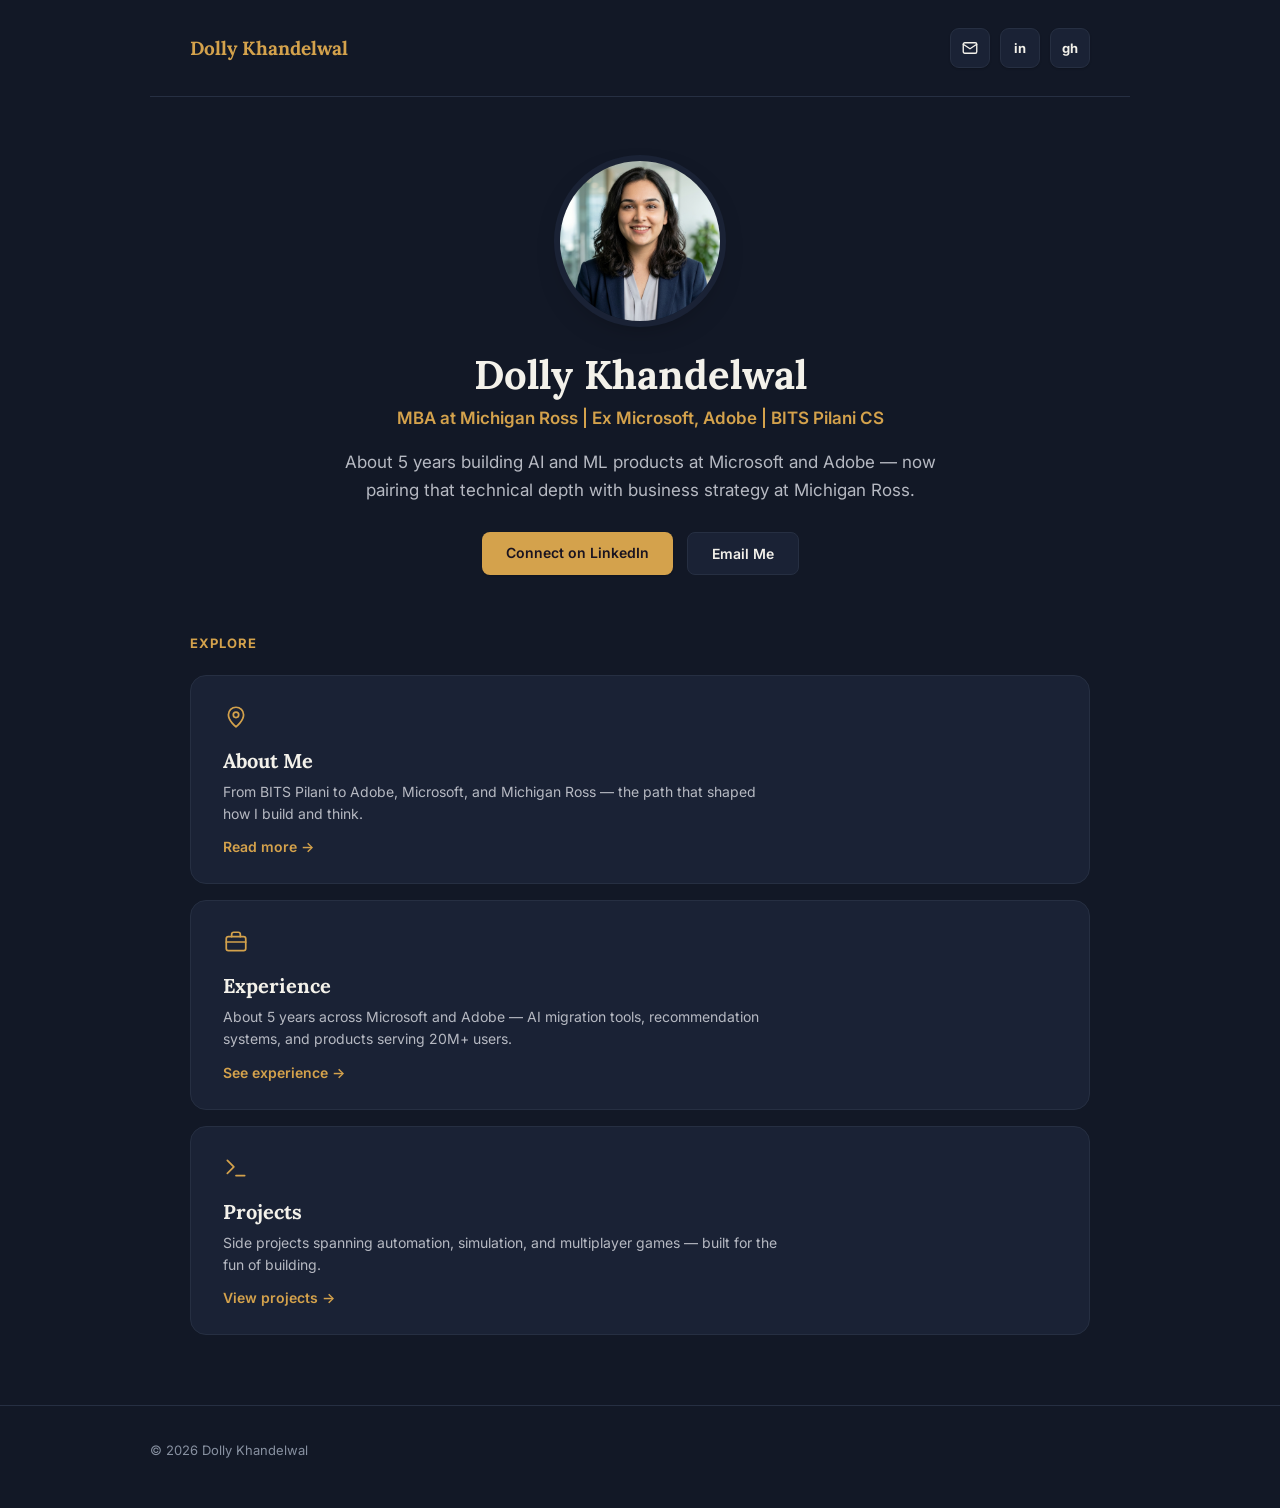
<file: index.html>
<!doctype html>
<html lang="en">
<head>
  <meta charset="utf-8">
  <meta name="viewport" content="width=device-width, initial-scale=1">
  <title>Dolly Khandelwal</title>
  <meta name="description" content="Dolly Khandelwal — Software Engineer, MBA Candidate at Michigan Ross.">
  <link rel="preconnect" href="https://fonts.googleapis.com">
  <link rel="preconnect" href="https://fonts.gstatic.com" crossorigin>
  <link href="https://fonts.googleapis.com/css2?family=Inter:wght@400;500;600;700;800&family=Lora:wght@600;700&display=swap" rel="stylesheet">
  <link rel="stylesheet" href="styles.css">
</head>
<body>

  <nav>
    <a href="index.html" class="wordmark">Dolly Khandelwal</a>
    <div class="nav-icons">
      <a href="mailto:dollykh@umich.edu" class="icon-badge" title="Email"><svg viewBox="0 0 24 24" fill="none" stroke="currentColor" stroke-width="1.8" stroke-linecap="round" stroke-linejoin="round"><rect x="3" y="5" width="18" height="14" rx="2"/><path d="M3 7l9 6 9-6"/></svg></a>
      <a href="https://linkedin.com/in/dolly-khandelwal" class="icon-badge" title="LinkedIn">in</a>
      <a href="https://github.com/amoeba11" class="icon-badge" title="GitHub">gh</a>
    </div>
  </nav>

  <main>
    <section class="hero home-hero">
      <img src="photo.png" alt="Dolly Khandelwal" class="home-headshot">
      <h1>Dolly Khandelwal</h1>
      <p class="tagline">MBA at Michigan Ross | Ex Microsoft, Adobe | BITS Pilani CS</p>
      <p class="summary">
        About 5 years building AI and ML products at Microsoft and Adobe — now pairing that technical depth with business strategy at Michigan Ross.
      </p>
      <div class="cta-row">
        <a href="https://linkedin.com/in/dolly-khandelwal" class="btn btn-primary">Connect on LinkedIn</a>
        <a href="mailto:dollykh@umich.edu" class="btn btn-secondary">Email Me</a>
      </div>
    </section>

    <section class="explore">
      <div class="section-label">Explore</div>
      <div class="explore-cards">
        <a href="about.html" class="explore-card">
          <div class="explore-icon">
            <svg viewBox="0 0 24 24" fill="none" stroke="currentColor" stroke-width="1.6" stroke-linecap="round" stroke-linejoin="round"><path d="M12 21s-7-5.2-7-11a7 7 0 0 1 14 0c0 5.8-7 11-7 11z"/><circle cx="12" cy="10" r="2.5"/></svg>
          </div>
          <div class="explore-title">About Me</div>
          <div class="explore-desc">From BITS Pilani to Adobe, Microsoft, and Michigan Ross — the path that shaped how I build and think.</div>
          <div class="explore-link">Read more →</div>
        </a>
        <a href="experience.html" class="explore-card">
          <div class="explore-icon">
            <svg viewBox="0 0 24 24" fill="none" stroke="currentColor" stroke-width="1.6" stroke-linecap="round" stroke-linejoin="round"><rect x="3" y="7" width="18" height="13" rx="2"/><path d="M8 7V5a2 2 0 0 1 2-2h4a2 2 0 0 1 2 2v2"/><path d="M3 12h18"/></svg>
          </div>
          <div class="explore-title">Experience</div>
          <div class="explore-desc">About 5 years across Microsoft and Adobe — AI migration tools, recommendation systems, and products serving 20M+ users.</div>
          <div class="explore-link">See experience →</div>
        </a>
        <a href="projects.html" class="explore-card">
          <div class="explore-icon">
            <svg viewBox="0 0 24 24" fill="none" stroke="currentColor" stroke-width="1.6" stroke-linecap="round" stroke-linejoin="round"><polyline points="4 17 10 11 4 5"/><line x1="12" y1="19" x2="20" y2="19"/></svg>
          </div>
          <div class="explore-title">Projects</div>
          <div class="explore-desc">Side projects spanning automation, simulation, and multiplayer games — built for the fun of building.</div>
          <div class="explore-link">View projects →</div>
        </a>
      </div>
    </section>
  </main>

  <footer class="site-footer">
    <div class="contact-row">
      <div class="copyright">© 2026 Dolly Khandelwal</div>
    </div>
  </footer>

</body>
</html>
</file>
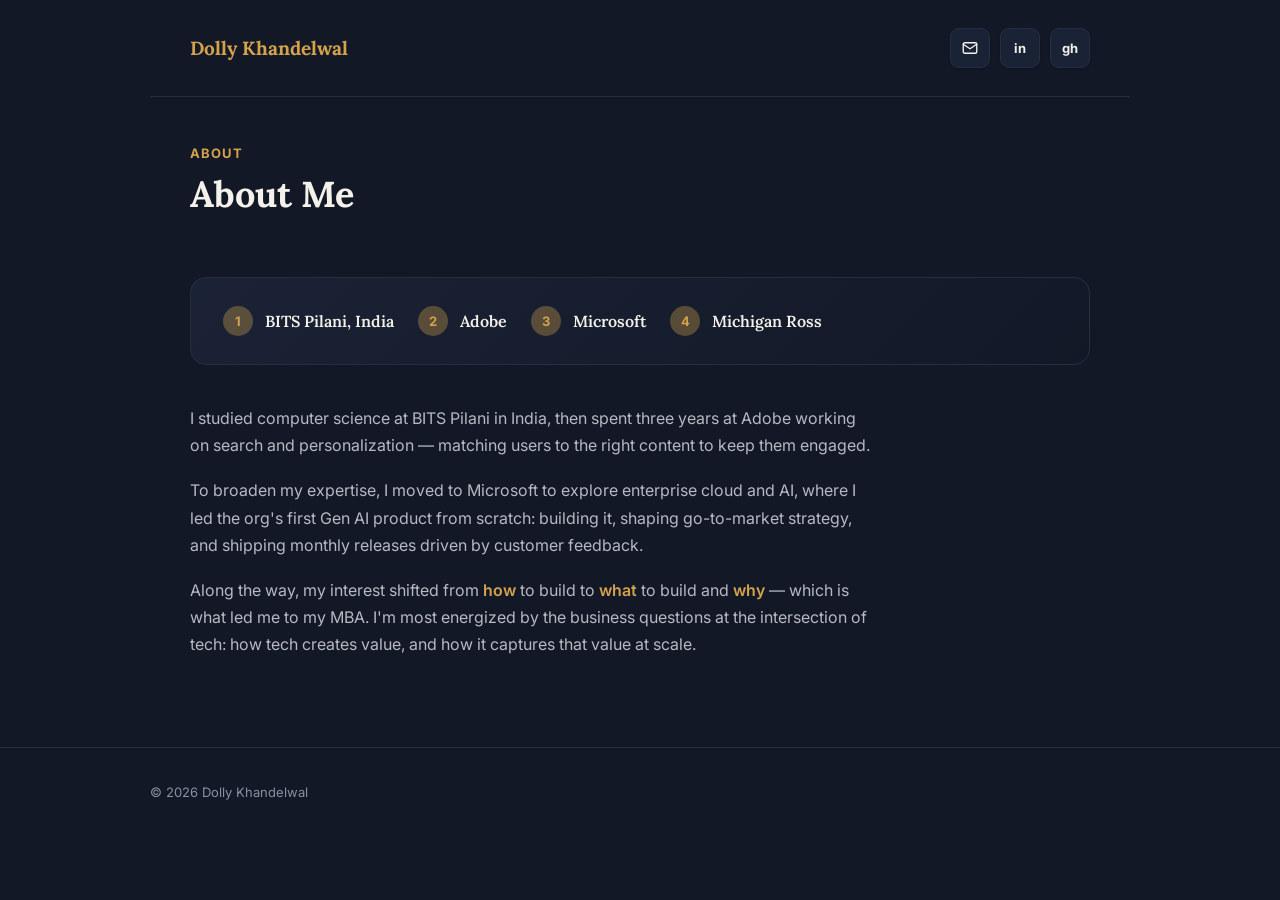
<file: about.html>
<!doctype html>
<html lang="en">
<head>
  <meta charset="utf-8">
  <meta name="viewport" content="width=device-width, initial-scale=1">
  <title>About — Dolly Khandelwal</title>
  <meta name="description" content="Dolly Khandelwal — Software Engineer, MBA Candidate at Michigan Ross.">
  <link rel="preconnect" href="https://fonts.googleapis.com">
  <link rel="preconnect" href="https://fonts.gstatic.com" crossorigin>
  <link href="https://fonts.googleapis.com/css2?family=Inter:wght@400;500;600;700;800&family=Lora:wght@600;700&display=swap" rel="stylesheet">
  <link rel="stylesheet" href="styles.css">
</head>
<body>

  <nav>
    <a href="index.html" class="wordmark">Dolly Khandelwal</a>
    <div class="nav-icons">
      <a href="mailto:dollykh@umich.edu" class="icon-badge" title="Email"><svg viewBox="0 0 24 24" fill="none" stroke="currentColor" stroke-width="1.8" stroke-linecap="round" stroke-linejoin="round"><rect x="3" y="5" width="18" height="14" rx="2"/><path d="M3 7l9 6 9-6"/></svg></a>
      <a href="https://linkedin.com/in/dolly-khandelwal" class="icon-badge" title="LinkedIn">in</a>
      <a href="https://github.com/amoeba11" class="icon-badge" title="GitHub">gh</a>
    </div>
  </nav>

  <main>
    <section class="page-header">
      <div class="section-label">About</div>
      <h1>About Me</h1>
    </section>

    <section>
      <div class="journey-card">
        <div class="journey-item"><span class="journey-num">1</span> BITS Pilani, India</div>
        <div class="journey-item"><span class="journey-num">2</span> Adobe</div>
        <div class="journey-item"><span class="journey-num">3</span> Microsoft</div>
        <div class="journey-item"><span class="journey-num">4</span> Michigan Ross</div>
      </div>

      <div class="bio">
        <p>I studied computer science at BITS Pilani in India, then spent three years at Adobe working on search and personalization — matching users to the right content to keep them engaged.</p>
        <p>To broaden my expertise, I moved to Microsoft to explore enterprise cloud and AI, where I led the org's first Gen AI product from scratch: building it, shaping go-to-market strategy, and shipping monthly releases driven by customer feedback.</p>
        <p>Along the way, my interest shifted from <em>how</em> to build to <em>what</em> to build and <em>why</em> — which is what led me to my MBA. I'm most energized by the business questions at the intersection of tech: how tech creates value, and how it captures that value at scale.</p>
      </div>
    </section>
  </main>

  <footer class="site-footer">
    <div class="contact-row">
      <div class="copyright">© 2026 Dolly Khandelwal</div>
    </div>
  </footer>

</body>
</html>
</file>
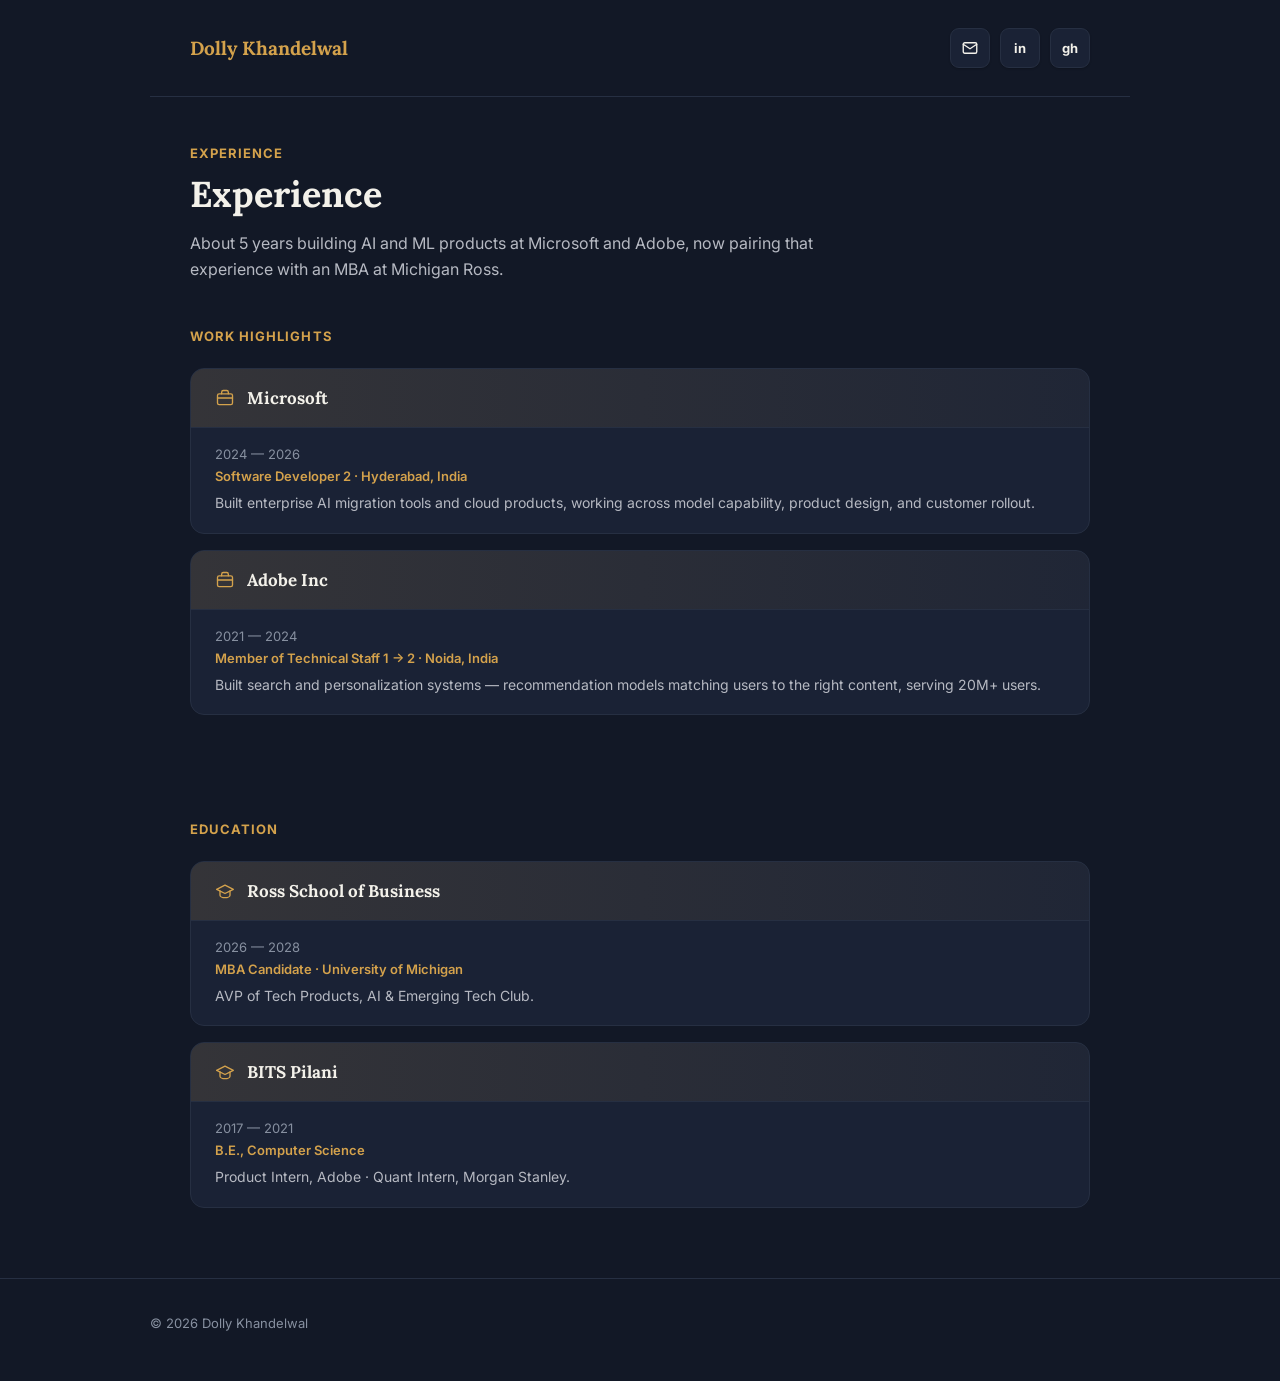
<file: experience.html>
<!doctype html>
<html lang="en">
<head>
  <meta charset="utf-8">
  <meta name="viewport" content="width=device-width, initial-scale=1">
  <title>Experience — Dolly Khandelwal</title>
  <meta name="description" content="Dolly Khandelwal — Software Engineer, MBA Candidate at Michigan Ross.">
  <link rel="preconnect" href="https://fonts.googleapis.com">
  <link rel="preconnect" href="https://fonts.gstatic.com" crossorigin>
  <link href="https://fonts.googleapis.com/css2?family=Inter:wght@400;500;600;700;800&family=Lora:wght@600;700&display=swap" rel="stylesheet">
  <link rel="stylesheet" href="styles.css">
</head>
<body>

  <nav>
    <a href="index.html" class="wordmark">Dolly Khandelwal</a>
    <div class="nav-icons">
      <a href="mailto:dollykh@umich.edu" class="icon-badge" title="Email"><svg viewBox="0 0 24 24" fill="none" stroke="currentColor" stroke-width="1.8" stroke-linecap="round" stroke-linejoin="round"><rect x="3" y="5" width="18" height="14" rx="2"/><path d="M3 7l9 6 9-6"/></svg></a>
      <a href="https://linkedin.com/in/dolly-khandelwal" class="icon-badge" title="LinkedIn">in</a>
      <a href="https://github.com/amoeba11" class="icon-badge" title="GitHub">gh</a>
    </div>
  </nav>

  <main>
    <section class="page-header">
      <div class="section-label">Experience</div>
      <h1>Experience</h1>
      <p class="page-sub">About 5 years building AI and ML products at Microsoft and Adobe, now pairing that experience with an MBA at Michigan Ross.</p>
    </section>

    <section>
      <div class="section-label">Work highlights</div>
      <div class="card-list">
        <div class="exp-card">
          <div class="exp-card-header">
            <svg viewBox="0 0 24 24" fill="none" stroke="currentColor" stroke-width="1.6" stroke-linecap="round" stroke-linejoin="round"><rect x="3" y="7" width="18" height="13" rx="2"/><path d="M8 7V5a2 2 0 0 1 2-2h4a2 2 0 0 1 2 2v2"/><path d="M3 12h18"/></svg>
            <div class="exp-card-title">Microsoft</div>
          </div>
          <div class="exp-card-body">
            <div class="timeline-date">2024 — 2026</div>
            <div class="exp-card-org">Software Developer 2 · Hyderabad, India</div>
            <div class="exp-card-desc">Built enterprise AI migration tools and cloud products, working across model capability, product design, and customer rollout.</div>
          </div>
        </div>

        <div class="exp-card">
          <div class="exp-card-header">
            <svg viewBox="0 0 24 24" fill="none" stroke="currentColor" stroke-width="1.6" stroke-linecap="round" stroke-linejoin="round"><rect x="3" y="7" width="18" height="13" rx="2"/><path d="M8 7V5a2 2 0 0 1 2-2h4a2 2 0 0 1 2 2v2"/><path d="M3 12h18"/></svg>
            <div class="exp-card-title">Adobe Inc</div>
          </div>
          <div class="exp-card-body">
            <div class="timeline-date">2021 — 2024</div>
            <div class="exp-card-org">Member of Technical Staff 1 → 2 · Noida, India</div>
            <div class="exp-card-desc">Built search and personalization systems — recommendation models matching users to the right content, serving 20M+ users.</div>
          </div>
        </div>
      </div>
    </section>

    <section>
      <div class="section-label">Education</div>
      <div class="card-list">
        <div class="exp-card">
          <div class="exp-card-header">
            <svg viewBox="0 0 24 24" fill="none" stroke="currentColor" stroke-width="1.6" stroke-linecap="round" stroke-linejoin="round"><path d="M22 10 12 5 2 10l10 5 10-5Z"/><path d="M6 12v5c0 1.5 2.7 3 6 3s6-1.5 6-3v-5"/></svg>
            <div class="exp-card-title">Ross School of Business</div>
          </div>
          <div class="exp-card-body">
            <div class="timeline-date">2026 — 2028</div>
            <div class="exp-card-org">MBA Candidate · University of Michigan</div>
            <div class="exp-card-desc">AVP of Tech Products, AI &amp; Emerging Tech Club.</div>
          </div>
        </div>

        <div class="exp-card">
          <div class="exp-card-header">
            <svg viewBox="0 0 24 24" fill="none" stroke="currentColor" stroke-width="1.6" stroke-linecap="round" stroke-linejoin="round"><path d="M22 10 12 5 2 10l10 5 10-5Z"/><path d="M6 12v5c0 1.5 2.7 3 6 3s6-1.5 6-3v-5"/></svg>
            <div class="exp-card-title">BITS Pilani</div>
          </div>
          <div class="exp-card-body">
            <div class="timeline-date">2017 — 2021</div>
            <div class="exp-card-org">B.E., Computer Science</div>
            <div class="exp-card-desc">Product Intern, Adobe · Quant Intern, Morgan Stanley.</div>
          </div>
        </div>
      </div>
    </section>
  </main>

  <footer class="site-footer">
    <div class="contact-row">
      <div class="copyright">© 2026 Dolly Khandelwal</div>
    </div>
  </footer>

</body>
</html>
</file>
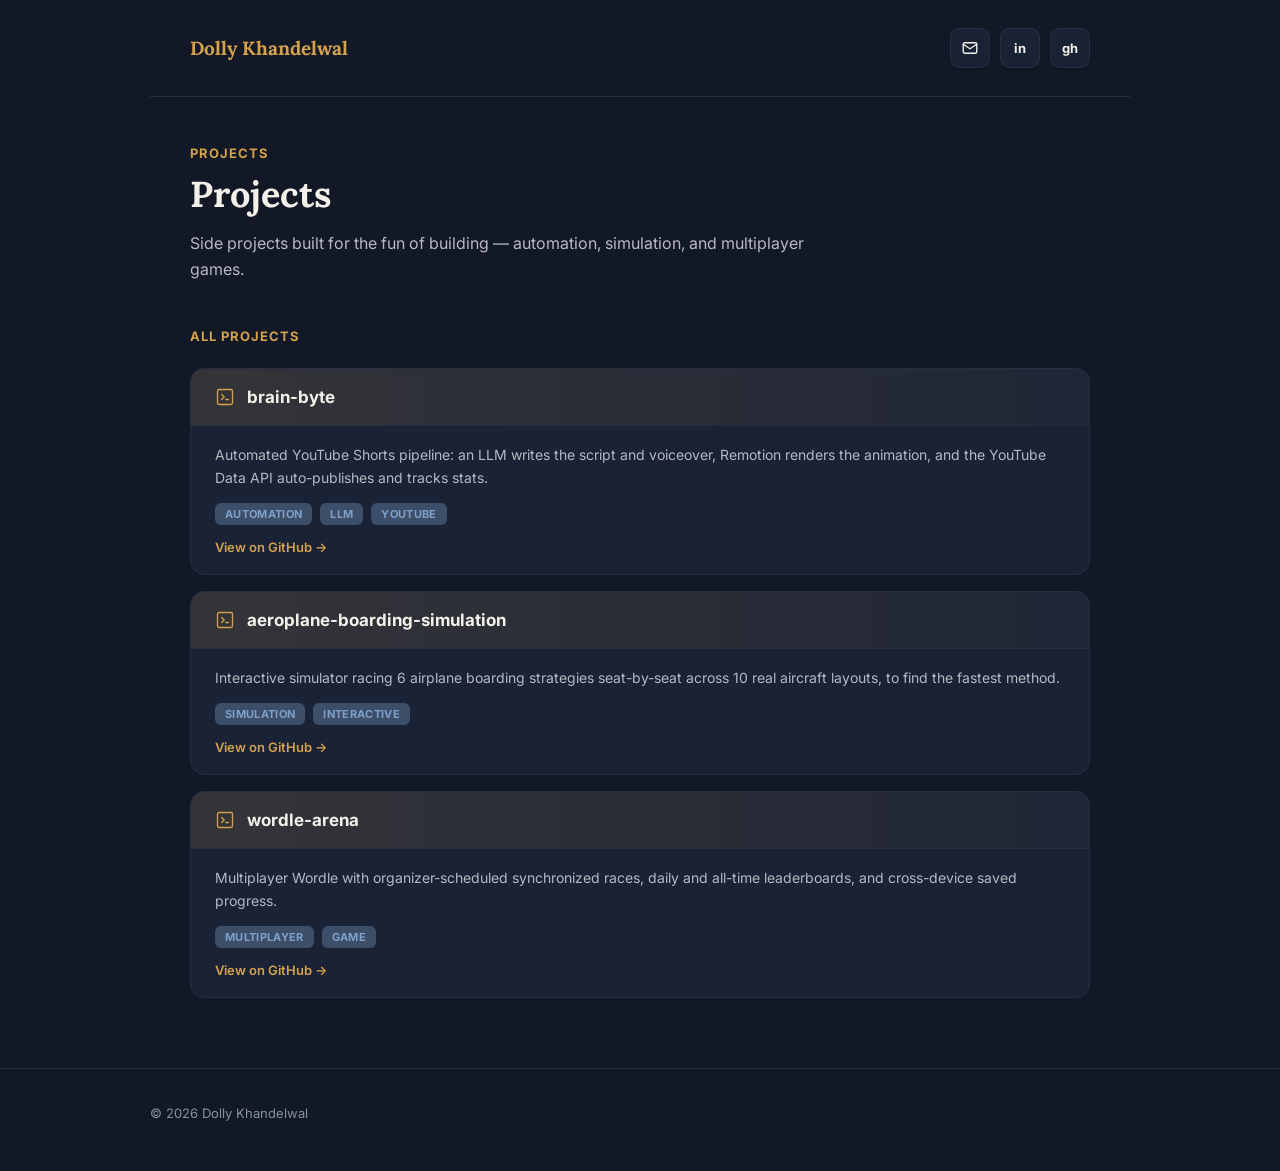
<file: projects.html>
<!doctype html>
<html lang="en">
<head>
  <meta charset="utf-8">
  <meta name="viewport" content="width=device-width, initial-scale=1">
  <title>Projects — Dolly Khandelwal</title>
  <meta name="description" content="Dolly Khandelwal — Software Engineer, MBA Candidate at Michigan Ross.">
  <link rel="preconnect" href="https://fonts.googleapis.com">
  <link rel="preconnect" href="https://fonts.gstatic.com" crossorigin>
  <link href="https://fonts.googleapis.com/css2?family=Inter:wght@400;500;600;700;800&family=Lora:wght@600;700&display=swap" rel="stylesheet">
  <link rel="stylesheet" href="styles.css">
</head>
<body>

  <nav>
    <a href="index.html" class="wordmark">Dolly Khandelwal</a>
    <div class="nav-icons">
      <a href="mailto:dollykh@umich.edu" class="icon-badge" title="Email"><svg viewBox="0 0 24 24" fill="none" stroke="currentColor" stroke-width="1.8" stroke-linecap="round" stroke-linejoin="round"><rect x="3" y="5" width="18" height="14" rx="2"/><path d="M3 7l9 6 9-6"/></svg></a>
      <a href="https://linkedin.com/in/dolly-khandelwal" class="icon-badge" title="LinkedIn">in</a>
      <a href="https://github.com/amoeba11" class="icon-badge" title="GitHub">gh</a>
    </div>
  </nav>

  <main>
    <section class="page-header">
      <div class="section-label">Projects</div>
      <h1>Projects</h1>
      <p class="page-sub">Side projects built for the fun of building — automation, simulation, and multiplayer games.</p>
    </section>

    <section>
      <div class="section-label">All projects</div>
      <div class="card-list">
        <div class="proj-card">
          <div class="proj-card-header">
            <svg viewBox="0 0 24 24" fill="none" stroke="currentColor" stroke-width="1.6" stroke-linecap="round" stroke-linejoin="round"><rect x="3" y="3" width="18" height="18" rx="2"/><path d="M8 9l3 3-3 3M13 15h3"/></svg>
            <div class="proj-card-title">brain-byte</div>
          </div>
          <div class="proj-card-body">
            <div class="proj-card-desc">Automated YouTube Shorts pipeline: an LLM writes the script and voiceover, Remotion renders the animation, and the YouTube Data API auto-publishes and tracks stats.</div>
            <div class="tag-row"><span class="tag">Automation</span><span class="tag">LLM</span><span class="tag">YouTube</span></div>
            <a href="https://github.com/amoeba11/brain-byte" class="card-link">View on GitHub →</a>
          </div>
        </div>

        <div class="proj-card">
          <div class="proj-card-header">
            <svg viewBox="0 0 24 24" fill="none" stroke="currentColor" stroke-width="1.6" stroke-linecap="round" stroke-linejoin="round"><rect x="3" y="3" width="18" height="18" rx="2"/><path d="M8 9l3 3-3 3M13 15h3"/></svg>
            <div class="proj-card-title">aeroplane-boarding-simulation</div>
          </div>
          <div class="proj-card-body">
            <div class="proj-card-desc">Interactive simulator racing 6 airplane boarding strategies seat-by-seat across 10 real aircraft layouts, to find the fastest method.</div>
            <div class="tag-row"><span class="tag">Simulation</span><span class="tag">Interactive</span></div>
            <a href="https://github.com/amoeba11/aeroplane-boarding-simulation" class="card-link">View on GitHub →</a>
          </div>
        </div>

        <div class="proj-card">
          <div class="proj-card-header">
            <svg viewBox="0 0 24 24" fill="none" stroke="currentColor" stroke-width="1.6" stroke-linecap="round" stroke-linejoin="round"><rect x="3" y="3" width="18" height="18" rx="2"/><path d="M8 9l3 3-3 3M13 15h3"/></svg>
            <div class="proj-card-title">wordle-arena</div>
          </div>
          <div class="proj-card-body">
            <div class="proj-card-desc">Multiplayer Wordle with organizer-scheduled synchronized races, daily and all-time leaderboards, and cross-device saved progress.</div>
            <div class="tag-row"><span class="tag">Multiplayer</span><span class="tag">Game</span></div>
            <a href="https://github.com/amoeba11/wordle-arena" class="card-link">View on GitHub →</a>
          </div>
        </div>
      </div>
    </section>
  </main>

  <footer class="site-footer">
    <div class="contact-row">
      <div class="copyright">© 2026 Dolly Khandelwal</div>
    </div>
  </footer>

</body>
</html>
</file>
<file: styles.css>
:root {
  --bg: #121826;
  --surface: #1A2235;
  --text: #F3F1EA;
  --muted: #B6B9C2;
  --faint: #8790A0;
  --accent: #D4A24C;
  --accent-soft: rgba(212,162,76,0.35);
  --edu: #7FA0C9;
  --edu-soft: rgba(127,160,201,0.35);
  --border: #262F42;
  --max-width: 980px;
  --shadow-sm: 0 1px 2px rgba(0,0,0,0.2);
  --shadow-md: 0 10px 30px -12px rgba(0,0,0,0.5);
}

* { box-sizing: border-box; }

body {
  margin: 0;
  font-family: 'Inter', system-ui, -apple-system, sans-serif;
  background: var(--bg);
  color: var(--text);
}

a { color: var(--text); text-decoration: none; }
a:hover { color: var(--accent); }

h1, .journey-item, .exp-card-title, .explore-title, .contact-heading {
  font-family: 'Lora', 'Georgia', serif;
}

main, nav {
  width: 100%;
  max-width: var(--max-width);
  margin: 0 auto;
  box-sizing: border-box;
}

/* NAV */
nav {
  display: flex;
  justify-content: space-between;
  align-items: center;
  padding: 28px 40px;
  border-bottom: 1px solid var(--border);
}
.wordmark {
  font-family: 'Lora', 'Georgia', serif;
  font-weight: 700;
  font-size: 19px;
  color: var(--accent);
}
.nav-icons { display: flex; gap: 10px; }
.icon-badge {
  width: 40px;
  height: 40px;
  border-radius: 9px;
  border: 1px solid var(--border);
  background: var(--surface);
  display: flex;
  align-items: center;
  justify-content: center;
  font-size: 13px;
  font-weight: 700;
  letter-spacing: 0.02em;
  color: var(--text);
  box-shadow: var(--shadow-sm);
  transition: border-color 0.15s ease, color 0.15s ease, transform 0.15s ease, box-shadow 0.15s ease;
}
.icon-badge svg { width: 18px; height: 18px; }
.icon-badge:hover { border-color: var(--accent); color: var(--accent); transform: translateY(-2px); box-shadow: var(--shadow-md); }

/* HOME HERO */
.hero.home-hero { padding: 64px 40px 50px; text-align: center; display: flex; flex-direction: column; align-items: center; }
.home-headshot {
  width: 160px;
  height: 160px;
  border-radius: 50%;
  object-fit: cover;
  object-position: center 15%;
  margin-bottom: 28px;
  box-shadow: 0 0 0 6px var(--surface), var(--shadow-md);
}
.hero.home-hero h1 { font-size: 40px; margin: 0 0 8px; }
.tagline { font-size: 17px; color: var(--accent); font-weight: 600; margin: 0 0 20px; }
.summary { font-size: 17px; line-height: 1.65; color: var(--muted); max-width: 600px; margin: 0 auto; }

.cta-row { display: flex; gap: 14px; margin-top: 28px; flex-wrap: wrap; justify-content: center; }
.btn {
  padding: 12px 24px;
  border-radius: 8px;
  font-size: 14px;
  font-weight: 600;
  display: inline-block;
  transition: transform 0.15s ease, opacity 0.15s ease, box-shadow 0.15s ease;
}
.btn-primary { background: var(--accent); color: #1A1420; box-shadow: var(--shadow-sm); }
.btn-primary:hover { color: #1A1420; opacity: 0.92; transform: translateY(-2px); box-shadow: var(--shadow-md); }
.btn-secondary { border: 1px solid var(--border); background: var(--surface); color: var(--text); }
.btn-secondary:hover { transform: translateY(-2px); border-color: var(--accent-soft); color: var(--accent); }

/* EXPLORE CARDS (home) */
.explore { padding: 10px 40px 70px; }
.explore-cards { display: flex; flex-direction: column; gap: 16px; }
.explore-card {
  border: 1px solid var(--border);
  border-radius: 16px;
  padding: 28px 32px;
  background: var(--surface);
  transition: transform 0.18s ease, box-shadow 0.18s ease, border-color 0.18s ease;
}
.explore-card:hover { transform: translateY(-3px); box-shadow: var(--shadow-md); border-color: var(--accent-soft); }
.explore-icon { color: var(--accent); margin-bottom: 14px; }
.explore-icon svg { width: 26px; height: 26px; }
.explore-title { font-size: 20px; font-weight: 700; margin-bottom: 8px; }
.explore-desc { font-size: 14px; color: var(--muted); line-height: 1.55; margin-bottom: 14px; max-width: 560px; }
.explore-link { font-size: 14px; font-weight: 600; color: var(--accent); }
.explore-card:hover .explore-link { text-decoration: underline; }

/* PAGE HEADER (About / Experience / Projects) */
.page-header { padding: 48px 40px 10px; }
.page-header .section-label { margin-bottom: 10px; }
.page-header h1 { font-size: 36px; margin: 0 0 14px; }
.page-sub { font-size: 16px; color: var(--muted); line-height: 1.6; max-width: 640px; margin: 0; }

/* SECTIONS */
section { padding: 36px 40px 70px; }
.hero, .page-header { border-top: none; }
.section-label {
  font-size: 13px;
  font-weight: 700;
  color: var(--accent);
  letter-spacing: 0.08em;
  text-transform: uppercase;
  margin-bottom: 24px;
}

/* JOURNEY (About) */
.journey-card {
  display: flex;
  flex-wrap: wrap;
  gap: 24px;
  border: 1px solid var(--border);
  border-radius: 16px;
  padding: 28px 32px;
  background: linear-gradient(135deg, var(--surface), var(--bg));
  margin-bottom: 40px;
}
.journey-item { display: flex; align-items: center; gap: 12px; font-size: 16px; font-weight: 600; }
.journey-num {
  width: 30px;
  height: 30px;
  border-radius: 50%;
  background: var(--accent-soft);
  color: var(--accent);
  font-family: 'Inter', sans-serif;
  font-size: 13px;
  font-weight: 700;
  display: flex;
  align-items: center;
  justify-content: center;
  flex-shrink: 0;
}
.bio p { font-size: 16px; line-height: 1.7; color: var(--muted); max-width: 680px; margin: 0 0 18px; }
.bio em { color: var(--accent); font-style: normal; font-weight: 600; }

/* EXPERIENCE / PROJECT CARDS */
.card-list { display: flex; flex-direction: column; gap: 16px; }
.exp-card, .proj-card {
  border: 1px solid var(--border);
  border-radius: 14px;
  background: var(--surface);
  overflow: hidden;
  transition: transform 0.18s ease, box-shadow 0.18s ease, border-color 0.18s ease;
}
.exp-card:hover, .proj-card:hover { transform: translateY(-3px); box-shadow: var(--shadow-md); border-color: var(--accent-soft); }
.exp-card-header, .proj-card-header {
  display: flex;
  align-items: center;
  gap: 12px;
  padding: 18px 24px;
  background: linear-gradient(90deg, rgba(212,162,76,0.14), rgba(212,162,76,0.03));
  border-bottom: 1px solid var(--border);
}
.exp-card-header svg, .proj-card-header svg { width: 20px; height: 20px; color: var(--accent); flex-shrink: 0; }
.exp-card-title, .proj-card-title { font-size: 17px; font-weight: 700; }
.exp-card-body, .proj-card-body { padding: 18px 24px; }
.exp-card-body .timeline-date { font-size: 13px; color: var(--faint); margin-bottom: 6px; }
.exp-card-org { font-size: 13px; font-weight: 600; color: var(--accent); margin-bottom: 8px; }
.exp-card-desc, .proj-card-desc { font-size: 14px; color: var(--muted); line-height: 1.6; }
.tag-row { display: flex; gap: 8px; flex-wrap: wrap; margin-top: 14px; }
.tag {
  font-size: 11px;
  font-weight: 700;
  letter-spacing: 0.03em;
  text-transform: uppercase;
  color: var(--edu);
  background: var(--edu-soft);
  padding: 4px 10px;
  border-radius: 6px;
}
.card-link { display: inline-block; margin-top: 14px; font-size: 13px; font-weight: 600; color: var(--accent); }
.proj-card:hover .card-link { text-decoration: underline; }

/* CONTACT FOOTER */
footer.site-footer { border-top: 1px solid var(--border); padding: 36px 40px 50px; }
.contact-row { display: flex; justify-content: space-between; align-items: flex-end; flex-wrap: wrap; gap: 24px; max-width: var(--max-width); margin: 0 auto; }
.contact-heading { font-size: 22px; font-weight: 800; margin-bottom: 8px; }
.contact-links { font-size: 14px; color: var(--muted); display: flex; gap: 18px; flex-wrap: wrap; }
.contact-links a { transition: transform 0.15s ease; display: inline-block; }
.contact-links a:hover { transform: translateY(-2px); }
.copyright { font-size: 13px; color: var(--faint); }

/* RESPONSIVE */
@media (max-width: 640px) {
  h1 { font-size: 36px; }
  .hero, section, .page-header, footer.site-footer { padding-left: 24px; padding-right: 24px; }
  nav { padding: 20px 24px; }
  .home-headshot { width: 120px; height: 120px; }
  .hero.home-hero h1 { font-size: 32px; }
}
</file>
